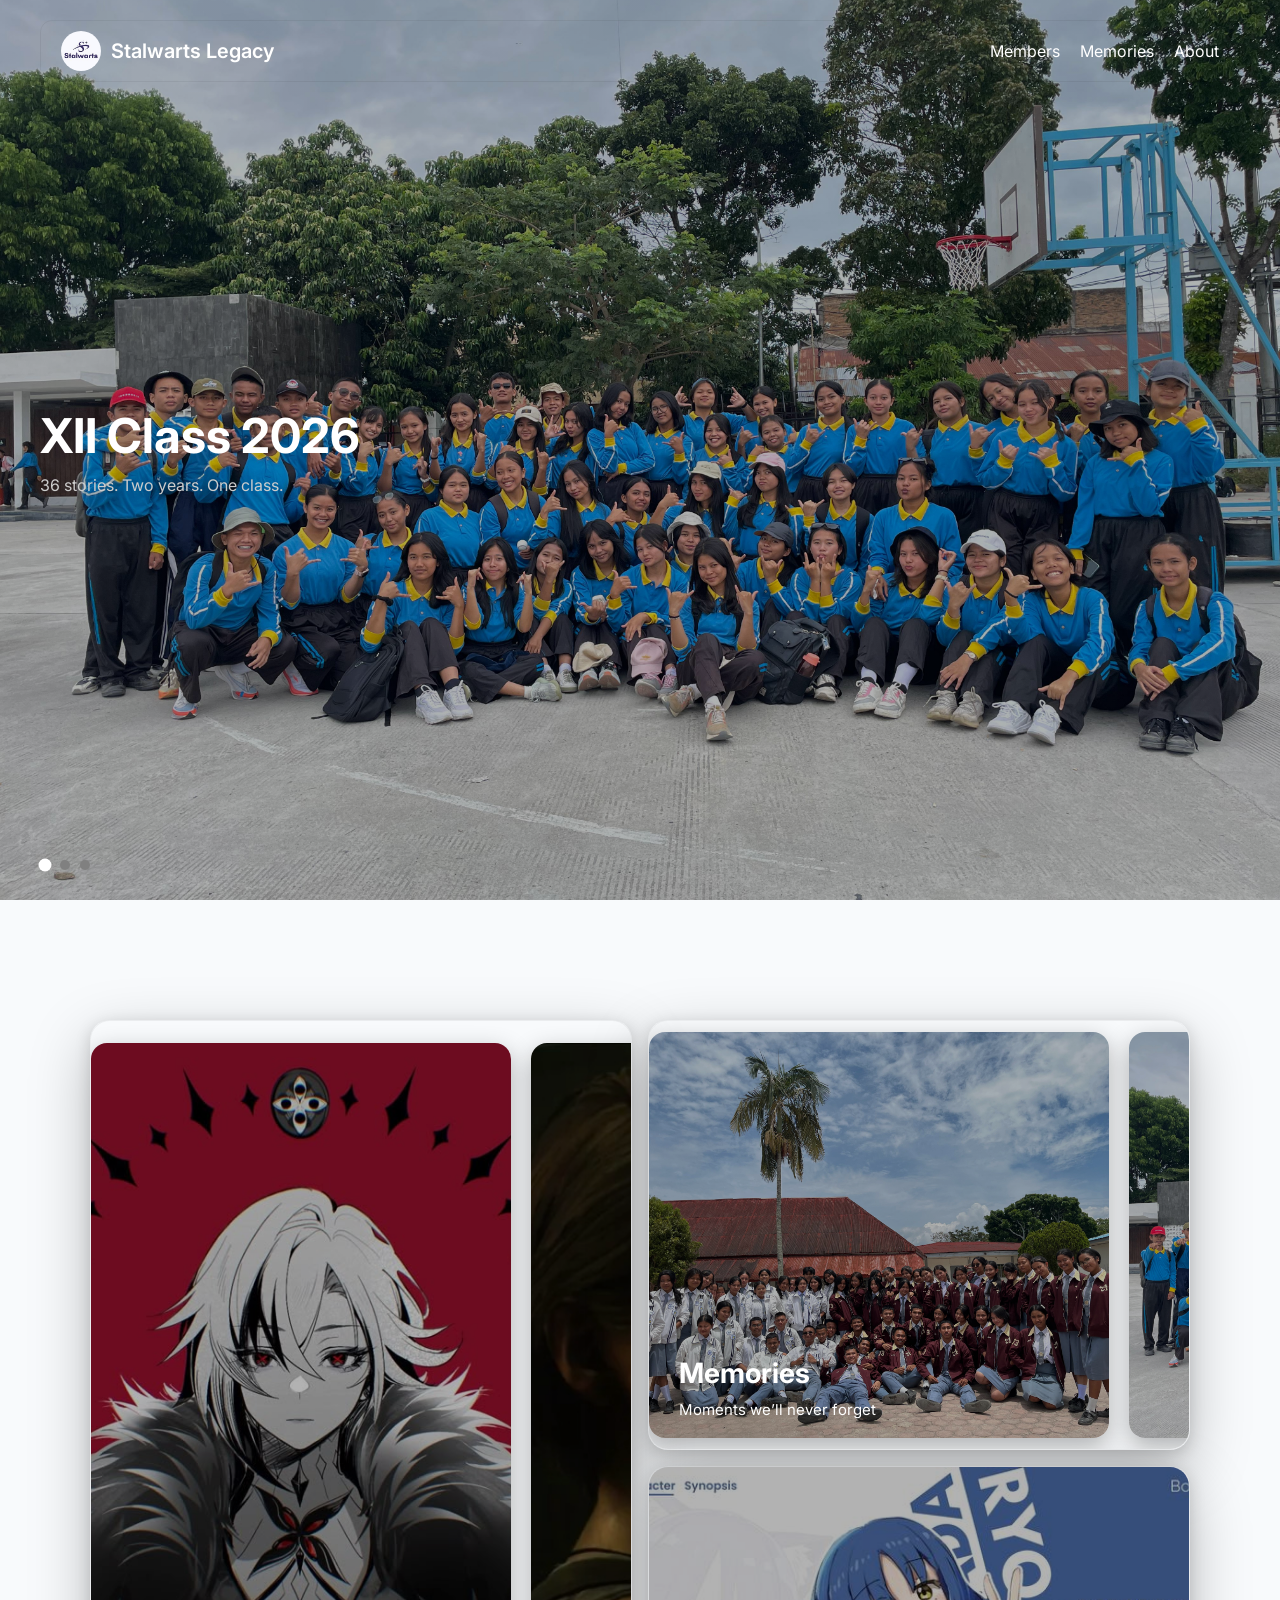
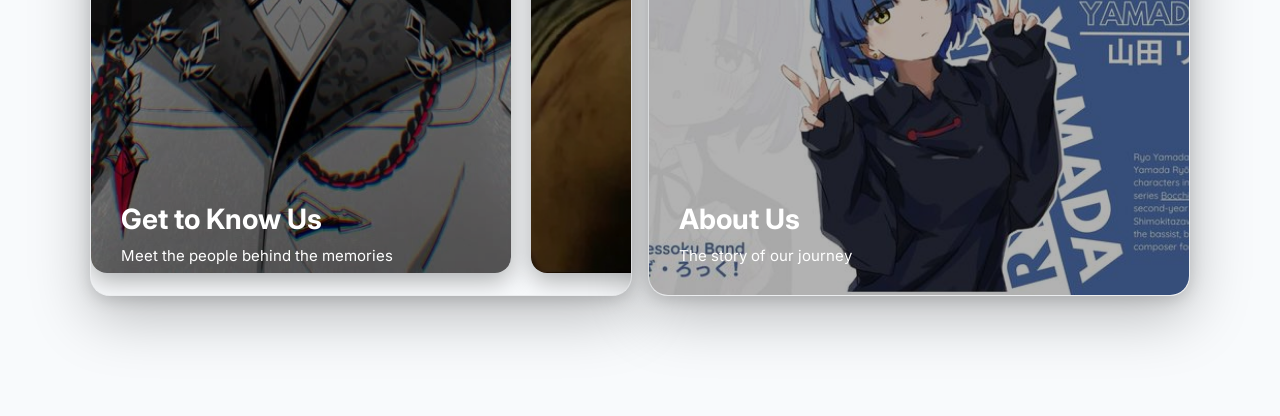
<file: index.html>
<!DOCTYPE html>
<html lang="en">
<head>
  <meta charset="UTF-8">
  <meta name="viewport" content="width=device-width, initial-scale=1.0">
  <title>Yearbook 2026</title>
  <link rel="stylesheet" href="style.css">
  <link href="https://fonts.googleapis.com/css2?family=Inter:wght@400;600;800&display=swap" rel="stylesheet">
</head>
<body>

  <!-- NAVBAR (TOP RIGHT) -->
<nav>
  <div class="logo">
    <img src="assets/images/logo.jpg" alt="logo">
    <span>Stalwarts Legacy</span>
  </div>

<ul>
  <li><a href="members.html">Members</a></li>
  <li><a href="memories.html">Memories</a></li>
  <li><a href="about.html">About</a></li>
</ul>
</nav>

  <!-- LANDING -->
  <section class="landing">

    <!-- SLIDES -->
    <div class="slides">
      <img src="assets/images/m4.jpeg" class="slide active">
      <img src="assets/images/m3.jpeg" class="slide">
      <img src="assets/images/m9.jpeg" class="slide">
    </div>

    <!-- OVERLAY CONTENT -->
    <div class="overlay">
      <h1>XII Class 2026</h1>
      <p>36 stories. Two years. One class.</p>
    </div>

    <!-- BOTTOM CONTROLS -->
    <div class="controls">
      <span class="dot active" onclick="goToSlide(0)"></span>
      <span class="dot" onclick="goToSlide(1)"></span>
      <span class="dot" onclick="goToSlide(2)"></span>
    </div>

  </section>

  

<!-- member -->
<section class="menu">
  <div class="menu-container">

    <a href="members.html" class="menu-card">

  <!-- MOVING IMAGES -->
  <div class="scroll-track">
    <img src="assets/images/members/1.jpg">
    <img src="assets/images/members/2.jpg">
    <img src="assets/images/members/3.jpg">
    <img src="assets/images/members/4.jpg">
    <img src="assets/images/members/5.jpg">
    <img src="assets/images/members/6.jpg">
    <img src="assets/images/members/1.jpg">
    <img src="assets/images/members/2.jpg">
    <img src="assets/images/members/3.jpg">
    <img src="assets/images/members/4.jpg">
    <img src="assets/images/members/5.jpg">
    <img src="assets/images/members/6.jpg">
  </div>

  <!-- TEXT -->
  <div class="menu-overlay">
    <h3>Get to Know Us</h3>
    <p>Meet the people behind the memories</p>
  </div>

</a>

<a href="memories.html" class="menu-card memories-card">

  <div class="scroll-track landscape">
    <img src="assets/images/m1.jpeg">
    <img src="assets/images/m2.jpeg">
    <img src="assets/images/m3.jpeg">
    <img src="assets/images/m4.jpeg">
    <img src="assets/images/m5.jpeg">
    <img src="assets/images/m6.jpeg">
    <img src="assets/images/m7.jpeg">
    <img src="assets/images/m8.jpeg">
    <img src="assets/images/m9.jpeg">
    <img src="assets/images/m10.jpeg">
    <img src="assets/images/m11.jpeg">
    <img src="assets/images/m12.jpeg">
    <img src="assets/images/m13.jpeg">
    <img src="assets/images/m14.jpeg">
    <img src="assets/images/m1.jpeg">
    <img src="assets/images/m2.jpeg">
    <img src="assets/images/m3.jpeg">
    <img src="assets/images/m4.jpeg">
    <img src="assets/images/m5.jpeg">
    <img src="assets/images/m6.jpeg">
    <img src="assets/images/m7.jpeg">
    <img src="assets/images/m8.jpeg">
    <img src="assets/images/m9.jpeg">
    <img src="assets/images/m10.jpeg">
    <img src="assets/images/m11.jpeg">
    <img src="assets/images/m12.jpeg">
    <img src="assets/images/m13.jpeg">
    <img src="assets/images/m14.jpeg">

  </div>
      <div class="menu-overlay">
        <h3>Memories</h3>
        <p>Moments we’ll never forget</p>
      </div>
    </a>

    <a href="about.html" class="menu-card">
      <img src="assets/images/about.jpg">
      <div class="menu-overlay">
        <h3>About Us</h3>
        <p>The story of our journey</p>
      </div>
    </a>

  </div>
</section>

  <script src="script.js"></script>
</body>
</html>
</file>
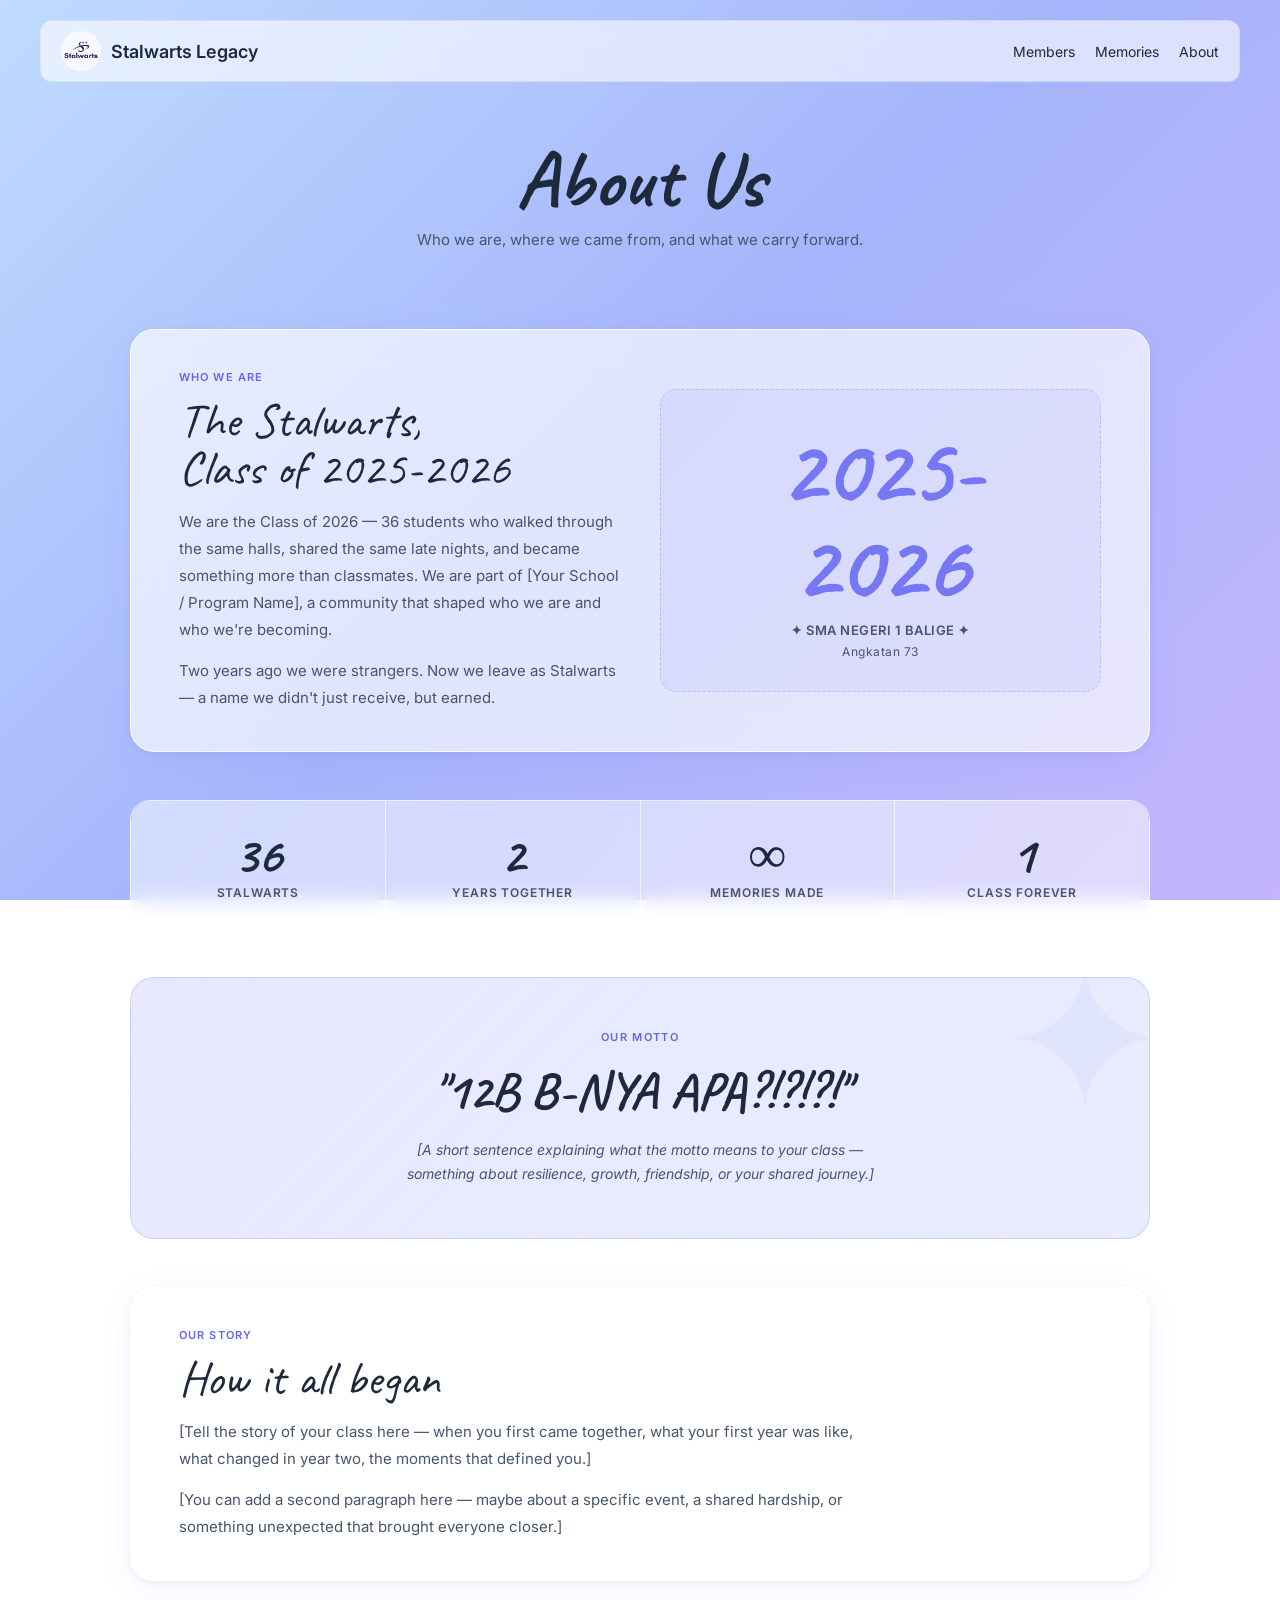
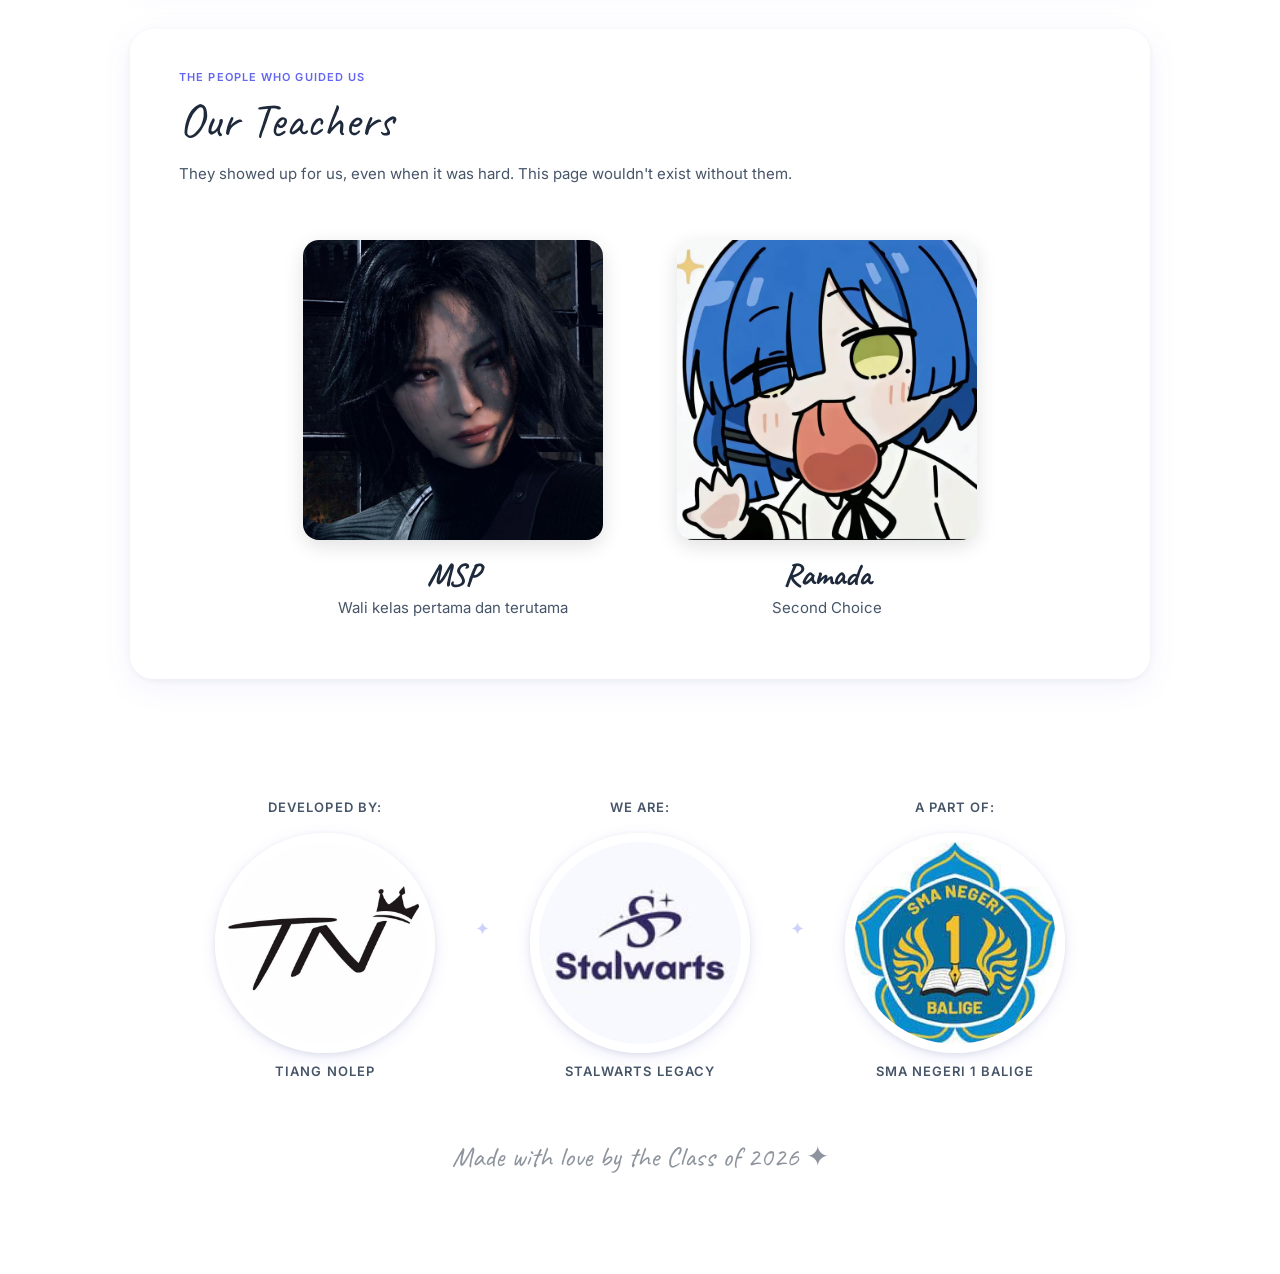
<file: about.html>
<!DOCTYPE html>
<html lang="en">
<head>
  <meta charset="UTF-8">
  <meta name="viewport" content="width=device-width, initial-scale=1.0">
  <title>About — Yearbook 2026</title>
  <link href="https://fonts.googleapis.com/css2?family=Inter:wght@400;600;800&family=Caveat:wght@500;700&display=swap" rel="stylesheet">
  <style>
    * { margin: 0; padding: 0; box-sizing: border-box; }

    :root {
      --blue-light: #bfdbfe;
      --blue-mid:   #a5b4fc;
      --blue-dark:  #6366f1;
      --ink:        #1e293b;
      --muted:      #475569;
    }

    body {
      background: linear-gradient(135deg, #bfdbfe, #a5b4fc, #c4b5fd);
      background-attachment: fixed;
      font-family: 'Inter', sans-serif;
      min-height: 100vh;
      overflow-x: hidden;
    }

    /* ── NAVBAR ─────────────────────────────── */
    nav {
      position: fixed;
      top: 20px;
      left: 40px;
      right: 40px;
      display: flex;
      justify-content: space-between;
      align-items: center;
      z-index: 100;
      background: rgba(255,255,255,0.6);
      backdrop-filter: blur(10px);
      border: 1px solid rgba(0,0,0,0.05);
      padding: 10px 20px;
      border-radius: 12px;
    }
    .logo {
      display: flex; align-items: center; gap: 10px;
      cursor: pointer; text-decoration: none;
    }
    .logo img { width: 40px; height: 40px; object-fit: contain; border-radius: 50%; }
    .logo span { font-size: 18px; font-weight: 600; color: var(--ink); }
    nav ul { display: flex; gap: 20px; list-style: none; }
    nav ul a {
      color: var(--ink); text-decoration: none; font-size: 14px;
      position: relative;
    }
    nav ul a::after {
      content: ""; position: absolute;
      width: 0%; height: 2px;
      background: var(--blue-dark);
      left: 0; bottom: -4px; transition: 0.3s;
    }
    nav ul a:hover::after { width: 100%; }

    /* ── PAGE HEADER ──────────────────────── */
    .page-header {
      padding: 140px 60px 20px;
      text-align: center;
    }
    .page-header h1 {
      font-family: 'Caveat', cursive;
      font-size: 80px;
      color: var(--ink);
      line-height: 1;
    }
    .page-header p {
      margin-top: 10px;
      color: var(--muted);
      font-size: 15px;
    }

    /* ── CONTENT WRAPPER ────────────────────── */
    .content {
      max-width: 1100px;
      margin: 60px auto 120px;
      padding: 0 40px;
      display: flex;
      flex-direction: column;
      gap: 48px;
    }

    /* ── GLASS CARD ─────────────────────────── */
    .glass-card {
      background: rgba(255,255,255,0.65);
      backdrop-filter: blur(16px);
      border: 1px solid rgba(255,255,255,0.8);
      border-radius: 24px;
      padding: 40px 48px;
      box-shadow: 0 8px 32px rgba(99,102,241,0.08), 0 2px 8px rgba(0,0,0,0.06);
    }

    .section-label {
      font-size: 11px;
      font-weight: 600;
      letter-spacing: 0.1em;
      text-transform: uppercase;
      color: var(--blue-dark);
      margin-bottom: 12px;
    }

    .section-title {
      font-family: 'Caveat', cursive;
      font-size: 48px;
      color: var(--ink);
      line-height: 1;
      margin-bottom: 16px;
    }

    .section-body {
      font-size: 15px;
      color: var(--muted);
      line-height: 1.8;
      max-width: 680px;
    }

    /* ── IDENTITY CARD (two-column) ─────────── */
    .identity {
      display: grid;
      grid-template-columns: 1fr 1fr;
      gap: 40px;
      align-items: center;
    }

    .identity-visual {
      background: rgba(99,102,241,0.08);
      border-radius: 16px;
      padding: 32px;
      text-align: center;
      border: 1px dashed rgba(99,102,241,0.25);
    }

    .identity-year {
      font-family: 'Caveat', cursive;
      font-size: 96px;
      font-weight: 700;
      color: var(--blue-dark);
      line-height: 1;
      opacity: 0.85;
    }

    .identity-school {
      font-size: 13px;
      font-weight: 600;
      color: var(--muted);
      margin-top: 8px;
      letter-spacing: 0.04em;
    }

    /* ── STAT STRIP ─────────────────────────── */
    .stat-strip {
      display: flex;
      gap: 0;
      border-radius: 20px;
      overflow: hidden;
      border: 1px solid rgba(255,255,255,0.8);
    }

    .stat-item {
      flex: 1;
      padding: 28px 20px;
      text-align: center;
      background: rgba(255,255,255,0.5);
      backdrop-filter: blur(10px);
      border-right: 1px solid rgba(255,255,255,0.6);
    }
    .stat-item:last-child { border-right: none; }

    .stat-number {
      font-family: 'Caveat', cursive;
      font-size: 52px;
      font-weight: 700;
      color: var(--ink);
      line-height: 1;
    }

    .stat-number span {
      color: var(--blue-dark);
    }

    .stat-desc {
      font-size: 12px;
      font-weight: 600;
      text-transform: uppercase;
      letter-spacing: 0.07em;
      color: var(--muted);
      margin-top: 4px;
    }

    /* ── PILLARS / VALUES ───────────────────── */
    .pillars {
      display: grid;
      grid-template-columns: repeat(3, 1fr);
      gap: 20px;
      margin-top: 28px;
    }

    .pillar {
      background: rgba(255,255,255,0.55);
      border-radius: 16px;
      padding: 24px 20px;
      border: 1px solid rgba(255,255,255,0.8);
      text-align: center;
      transition: transform 0.25s ease, box-shadow 0.25s ease;
    }

    .pillar:hover {
      transform: translateY(-6px);
      box-shadow: 0 16px 40px rgba(99,102,241,0.12);
    }

    .pillar-icon {
      font-size: 32px;
      margin-bottom: 12px;
      display: block;
    }

    .pillar-title {
      font-family: 'Caveat', cursive;
      font-size: 26px;
      font-weight: 700;
      color: var(--ink);
      margin-bottom: 6px;
    }

    .pillar-text {
      font-size: 13px;
      color: var(--muted);
      line-height: 1.6;
    }

    /* ── MOTTO BANNER ───────────────────────── */
    .motto-card {
      background: linear-gradient(135deg, rgba(99,102,241,0.15), rgba(165,180,252,0.25));
      backdrop-filter: blur(16px);
      border: 1px solid rgba(99,102,241,0.2);
      border-radius: 24px;
      padding: 52px 60px;
      text-align: center;
      position: relative;
      overflow: hidden;
    }

    .motto-card::before {
      content: "✦";
      position: absolute;
      font-size: 200px;
      color: rgba(99,102,241,0.05);
      top: -40px; right: -20px;
      line-height: 1;
      pointer-events: none;
    }

    .motto-label {
      font-size: 11px;
      font-weight: 600;
      letter-spacing: 0.12em;
      text-transform: uppercase;
      color: var(--blue-dark);
      margin-bottom: 16px;
    }

    .motto-text {
      font-family: 'Caveat', cursive;
      font-size: 52px;
      font-weight: 700;
      color: var(--ink);
      line-height: 1.2;
    }

    .motto-sub {
      margin-top: 16px;
      font-size: 14px;
      color: var(--muted);
      font-style: italic;
      max-width: 500px;
      margin-left: auto;
      margin-right: auto;
      line-height: 1.7;
    }

    /* ── STAFF ROW ──────────────────────────── */
    .staff-row {
      display: flex;
      gap: 24px;
      flex-wrap: wrap;
      margin-top: 28px;
      justify-content: center;
    }

    .staff-card {
      display: flex;
      flex-direction: column;
      align-items: center;
      background: rgba(255,255,255,0.55);
      border: 1px solid rgba(255,255,255,0.8);
      border-radius: 20px;
      padding: 24px 28px 20px;
      width: 350px;
      transition: transform 0.25s ease, box-shadow 0.25s ease;
    }

    .staff-card:hover {
      transform: translateY(-6px);
      box-shadow: 0 16px 40px rgba(99,102,241,0.12);
    }

    .staff-photo {
      width: 300px;
      height: 300px;
      border-radius: 16px;
      object-fit: cover;
      background: #cbd5e1;
      flex-shrink: 0;
      box-shadow: 0 6px 20px rgba(0,0,0,0.12);
      margin-bottom: 14px;
    }

    .staff-name {
      font-family: 'Caveat', cursive;
      font-size: 32px;
      font-weight: 700;
      color: var(--ink);
      text-align: center;
    }

    .staff-role {
      font-size: 15px;
      color: var(--muted);
      margin-top: 3px;
      text-align: center;
    }

    /* ── FOOTER NOTE ────────────────────────── */
    .end-note {
      text-align: center;
      padding: 0 0 100px;
      font-family: 'Caveat', cursive;
      font-size: 28px;
      color: rgba(30,41,59,0.5);
    }

    /* ── FADE-IN ANIMATION ──────────────────── */
    .fade-in {
      opacity: 0;
      transform: translateY(24px);
      transition: opacity 0.6s ease, transform 0.6s ease;
    }
    .fade-in.visible {
      opacity: 1;
      transform: translateY(0);
    }

    /* ── RESPONSIVE ───────────────────────────── */
    @media (max-width: 768px) {
      nav {
        top: 12px;
        left: 12px;
        right: 12px;
        padding: 8px 14px;
      }

      .logo img  { width: 30px; height: 30px; }
      .logo span { font-size: 14px; }
      nav ul     { gap: 12px; }
      nav ul a   { font-size: 13px; }

      .page-header     { padding: 90px 20px 20px; }
      .page-header h1  { font-size: 52px; }
      .page-header p   { font-size: 14px; }

      .content {
        padding: 0 16px;
        margin: 40px auto 80px;
        gap: 32px;
      }

      .glass-card { padding: 24px 20px; }

      .section-title { font-size: 38px; }

      .identity { grid-template-columns: 1fr; gap: 24px; }

      .identity-year { font-size: 72px; }

      .stat-strip { flex-direction: column; border-radius: 16px; }
      .stat-item  {
        border-right: none;
        border-bottom: 1px solid rgba(255,255,255,0.6);
        padding: 20px 16px;
      }
      .stat-item:last-child { border-bottom: none; }
      .stat-number { font-size: 40px; }

      .pillars                    { grid-template-columns: 1fr 1fr; gap: 12px; margin-top: 20px; }
      .pillar                     { padding: 18px 14px; }
      .pillar-icon                { font-size: 26px; }
      .pillar-title               { font-size: 22px; }

      .motto-card  { padding: 32px 24px; }
      .motto-text  { font-size: 36px; }
      .motto-sub   { font-size: 13px; }

      /* Staff — stack vertically, photos fill card width */
      .staff-row  { gap: 16px; }
      .staff-card {
        width: 100%;
        max-width: 340px;
        padding: 18px 18px 14px;
      }
      .staff-photo {
        width: 100%;
        height: auto;
        aspect-ratio: 1 / 1;
      }
      .staff-name { font-size: 26px; }
      .staff-role { font-size: 14px; }

      /* Logo trio — wrap + shrink images */
      .logo-trio  {
        flex-wrap: wrap;
        gap: 24px;
        padding: 0 16px 48px;
      }
      .logo-item img  { width: 150px; height: 150px; }
      .logo-divider   { display: none; }

      .end-note { font-size: 22px; padding-bottom: 60px; }
    }

    @media (max-width: 430px) {
      .logo span { display: none; }
      nav ul     { gap: 8px; }
      nav ul a   { font-size: 12px; }

      .page-header h1 { font-size: 42px; }

      .pillars  { grid-template-columns: 1fr; }

      .motto-text { font-size: 30px; }

      .logo-item img { width: 110px; height: 110px; }
    }
    /* ── LOGO TRIO ──────────────────────────── */
    .logo-trio {
      display: flex;
      align-items: center;
      justify-content: center;
      gap: 40px;
      padding: 0 40px 60px;
    }

    .logo-item {
      display: flex;
      flex-direction: column;
      align-items: center;
      gap: 10px;
    }

    .logo-item img {
      width: 220px;
      height: 220px;
      object-fit: contain;
      border-radius: 50%;
      background: rgba(255,255,255,0.7);
      padding: 8px;
      box-shadow: 0 4px 16px rgba(99,102,241,0.12), 0 2px 6px rgba(0,0,0,0.08);
      border: 1px solid rgba(255,255,255,0.9);
      transition: transform 0.25s ease, box-shadow 0.25s ease;
    }

    .logo-item img:hover {
      transform: translateY(-4px);
      box-shadow: 0 12px 32px rgba(99,102,241,0.18), 0 4px 12px rgba(0,0,0,0.1);
    }

    .logo-caption {
      font-size: 13px;
      font-weight: 600;
      letter-spacing: 0.08em;
      text-transform: uppercase;
      color: var(--muted);
      margin-bottom: 8px;
      min-height: 16px;
    }

    .logo-label {
      font-size: 13px;
      font-weight: 600;
      letter-spacing: 0.08em;
      text-transform: uppercase;
      color: var(--muted);
    }

    .logo-divider {
      font-size: 18px;
      color: rgba(99,102,241,0.3);
      margin-bottom: 20px;
    }

  </style>
</head>
<body>

  <!-- NAVBAR -->
  <nav>
    <a href="index.html" class="logo">
      <img src="assets/images/logo.jpg" alt="logo">
      <span>Stalwarts Legacy</span>
    </a>
    <ul>
      <li><a href="members.html">Members</a></li>
      <li><a href="memories.html">Memories</a></li>
      <li><a href="about.html">About</a></li>
    </ul>
  </nav>

  <!-- HEADER -->
  <div class="page-header">
    <h1>About Us</h1>
    <p id="heroSubtitle"></p>
  </div>

  <div class="content" id="content"></div>

  <div class="logo-trio" id="logoTrio"></div>
  <div class="end-note" id="endNote"></div>

  <script src="about-data.js"></script>
  <script>
    const d = aboutData;

    // ── Hero subtitle
    document.getElementById('heroSubtitle').textContent = d.subtitle;

    // ── End note
    document.getElementById('endNote').textContent = d.endNote;

    const content = document.getElementById('content');

    // ── ① WHO WE ARE
    content.innerHTML += `
      <div class="glass-card fade-in">
        <div class="identity">
          <div>
            <div class="section-label">Who We Are</div>
            <div class="section-title">The Stalwarts,<br>Class of ${d.identity.year}</div>
            ${d.identity.paragraphs.map((p, i) =>
              `<p class="section-body" ${i > 0 ? 'style="margin-top:14px"' : ''}>${p}</p>`
            ).join('')}
          </div>
          <div class="identity-visual">
            <div class="identity-year">${d.identity.year}</div>
            <div class="identity-school">✦ ${d.identity.schoolName} ✦</div>
            <div class="identity-school" style="margin-top:6px;font-weight:400;font-size:12px">${d.identity.department}</div>
          </div>
        </div>
      </div>`;

    // ── ② STATS
    content.innerHTML += `
      <div class="stat-strip fade-in">
        ${d.stats.map(s => `
          <div class="stat-item">
            <div class="stat-number">${s.number}</div>
            <div class="stat-desc">${s.label}</div>
          </div>`).join('')}
      </div>`;

    // ── ③ MOTTO
    content.innerHTML += `
      <div class="motto-card fade-in">
        <div class="motto-label">Our Motto</div>
        <div class="motto-text">"${d.motto.text}"</div>
        <p class="motto-sub">${d.motto.caption}</p>
      </div>`;

    // ── ④ OUR STORY
    content.innerHTML += `
      <div class="glass-card fade-in">
        <div class="section-label">Our Story</div>
        <div class="section-title">How it all began</div>
        ${d.story.paragraphs.map((p, i) =>
          `<p class="section-body" ${i > 0 ? 'style="margin-top:14px"' : ''}>${p}</p>`
        ).join('')}
      </div>`;

    // ── ⑤ TEACHERS
    content.innerHTML += `
      <div class="glass-card fade-in">
        <div class="section-label">The People Who Guided Us</div>
        <div class="section-title">Our Teachers</div>
        <p class="section-body">They showed up for us, even when it was hard. This page wouldn't exist without them.</p>
        <div class="staff-row">
          ${d.teachers.map(t => `
            <div class="staff-card">
              <img class="staff-photo" src="${t.photo}" alt="${t.name}">
              <div>
                <div class="staff-name">${t.name}</div>
                <div class="staff-role">${t.role}</div>
              </div>
            </div>`).join('')}
        </div>
      </div>`;

    // ── LOGOS
    const logoTrio = document.getElementById('logoTrio');
    logoTrio.innerHTML = d.logos.map((logo, i) => `
      ${i > 0 ? '<div class="logo-divider">✦</div>' : ''}
      <div class="logo-item">
        <div class="logo-caption">${logo.caption}</div>
        <img src="${logo.src}" alt="${logo.label}">
        <div class="logo-label">${logo.label}</div>
      </div>`).join('');

    // ── Fade-in on scroll
    const observer = new IntersectionObserver((entries) => {
      entries.forEach(entry => {
        if (entry.isIntersecting) entry.target.classList.add('visible');
      });
    }, { threshold: 0.12 });

    document.querySelectorAll('.fade-in').forEach(el => observer.observe(el));
  </script>

</body>
</html>
</file>
<file: style.css>
* {
  margin: 0;
  padding: 0;
  box-sizing: border-box;
  font-family: 'Inter', sans-serif;
}

body {
  background: #f8fafc;
  color: white;
}

:root {
  --primary: #3b82f6;
}

/* NAVBAR */
nav {
  position: absolute;
  top: 20px;
  left: 40px;
  right: 40px;
  display: flex;
  justify-content: space-between;
  align-items: center;
  z-index: 10;
  border: 1px solid rgba(0,0,0,0.05);
  padding: 10px 20px;
  border-radius: 12px;
}

/* LOGO SECTION */
.logo {
  display: flex;
  align-items: center;
  gap: 10px;
  cursor: pointer;
  transition: 0.3s;
}

.logo img {
  width: 40px;
  height: 40px;
  object-fit: contain;
  border-radius: 50%;
}

.logo span {
  font-size: 20px;
  font-weight: 600;
}

.logo:hover {
  opacity: 0.8;
}

nav ul {
  display: flex;
  gap: 20px;
  list-style: none;
}

/* LANDING */
.landing {
  height: 100vh;
  position: relative;
  overflow: hidden;
}

/* SLIDES */
.slides {
  position: absolute;
  width: 100%;
  height: 100%;
}

.slide {
  position: absolute;
  width: 100%;
  height: 100%;
  object-fit: cover;
  opacity: 0;
  transition: opacity 1s ease;
}

.slide.active {
  opacity: 1;
}

/* DARK OVERLAY */
.landing::after {
  content: "";
  position: absolute;
  width: 100%;
  height: 100%;
  background: linear-gradient(
  to right,
  rgba(0,0,0,0.3),
  rgba(0,0,0,0.3)
);
}

/* TEXT */
.overlay h1 {
  font-size: 48px;
}

.overlay p {
  margin-top: 10px;
  color: #ccc;
}

/* DOT CONTROLS */
.controls {
  position: absolute;
  bottom: 30px;
  left: 40px;
  display: flex;
  gap: 10px;
  z-index: 2;
}

.dot {
  width: 10px;
  height: 10px;
  background: gray;
  border-radius: 50%;
  cursor: pointer;
  transition: 0.3s;
}

.dot:hover {
  transform: scale(1.3);
}

.dot.active {
  background: white;
  transform: scale(1.3);
}

.overlay {
  position: absolute;
  z-index: 2;
  top: 50%;
  left: 40px;
  transform: translateY(-50%);
  opacity: 0;
  animation: fadeUp 1s ease forwards;
}

@keyframes fadeUp {
  from {
    opacity: 0;
    transform: translateY(-30%);
  }
  to {
    opacity: 1;
    transform: translateY(-50%);
  }
}

nav li {
  cursor: pointer;
  position: relative;
  color: #ffffff;
}

nav li::after {
  content: "";
  position: absolute;
  width: 0%;
  height: 2px;
  background: white;
  left: 0;
  bottom: -5px;
  transition: 0.3s;
}

nav li:hover::after {
  width: 100%;
  background: var(--primary);
}

.menu {
  padding: 120px 60px;
  display: flex;
  justify-content: center;
  background: linear-gradient(135deg, #bfdbfe, #a5b4fc, #c4b5fd);
  background-attachment: fixed;
}

.menu-container {
  max-width: 1100px;
  margin: auto;
  display: grid;
  grid-template-columns: 1fr 1fr;
  grid-template-rows: calc(50vh - 20px) calc(50vh - 20px);
  gap: 16px;
}

.menu-card:first-child {
  grid-row: 1 / 3;
}

/* CARD */
.menu-card {
  background: transparent;
  border: 1px solid rgba(0,0,0,0.05);
  box-shadow: 0 20px 60px rgba(0,0,0,0.25), 0 4px 16px rgba(0,0,0,0.15);
  position: relative;
  height: 100%;
  border-radius: 20px;
  overflow: hidden;
}

.menu-card h3 {
  margin-bottom: 10px;
}

.menu-card p {
  color: #94a3b8;
  font-size: 14px;
}

.menu-card::after {
  content: "";
  position: absolute;
  width: 100%;
  height: 100%;
  background: linear-gradient(
    to top,
    rgba(0,0,0,0.75),
    rgba(0,0,0,0.2),
    transparent
  );
}

/* HOVER EFFECT */
.menu-card:hover {
  transform: translateY(-8px);
  color: white;
  box-shadow: 0 32px 80px rgba(0,0,0,0.35), 0 8px 24px rgba(0,0,0,0.2);
}

.menu-card:hover img {
  transform: scale(1.05);
}

.menu-card:hover::after {
  background: rgba(0,0,0,0.3);
}

.menu-card:hover .scroll-track img {
  transform: scale(1.02);
  filter: brightness(0.9);
}

.menu-card img {
  width: 100%;
  height: 100%;
  object-fit: cover;
  transition: 0.5s;
  filter: brightness(0.7);
}

/* DARK OVERLAY */
.menu-overlay {
  position: absolute;
  bottom: 30px;
  left: 30px;
  z-index: 2;
}

.menu-overlay h3 {
  font-size: 28px;
}

.menu-overlay p {
  color: #ffffff;
  font-size: 15px;
}

/* TRACK CONTAINER */
.scroll-track {
  display: flex;
  width: max-content;
  align-items: center;
  height: 100%;
  animation: scrollLeft 60s linear infinite;
}

/* IMAGES */
.scroll-track img {
  height: 95%;
  aspect-ratio: unset;
  width: 420px;
  object-fit: cover;
  border-radius: 16px;
  flex-shrink: 0;
  box-shadow: 0 8px 25px rgba(0,0,0,0.3);
  transition: 0.3s;
  margin-right: 20px;
}

/* LANDSCAPE VERSION */
.scroll-track.landscape img {
  aspect-ratio: unset;
  width: 460px;
  margin-right: 20px;
  height: 95%;
}

/* ANIMATION */
@keyframes scrollLeft {
  from { transform: translateX(0); }
  to   { transform: translateX(-50%); }
}

.menu-card:link,
.menu-card:visited {
  color: white;
  text-decoration: none;
}

.menu-card {
  display: block;
}

nav ul a {
  color: white;
  text-decoration: none;
}

/* ─────────────────────────────────────────────
   MOBILE  (≤ 768px)
───────────────────────────────────────────── */
@media (max-width: 768px) {

  /* NAVBAR */
  nav {
    top: 12px;
    left: 12px;
    right: 12px;
    padding: 8px 14px;
    background: rgba(0,0,0,0.45);
    backdrop-filter: blur(10px);
    border-color: rgba(255,255,255,0.15);
  }

  .logo span {
    font-size: 14px;
  }

  .logo img {
    width: 30px;
    height: 30px;
  }

  nav ul {
    gap: 14px;
  }

  nav ul a,
  nav li {
    font-size: 13px;
  }

  /* LANDING TEXT */
  .overlay {
    left: 20px;
    right: 20px;
  }

  .overlay h1 {
    font-size: 32px;
    line-height: 1.1;
  }

  .overlay p {
    font-size: 14px;
  }

  .controls {
    left: 20px;
    bottom: 24px;
  }

  /* MENU SECTION — single column stack */
  .menu {
    padding: 60px 16px 60px;
  }

  .menu-container {
    grid-template-columns: 1fr;
    grid-template-rows: 56vw 56vw 56vw;
    gap: 14px;
    width: 100%;
  }

  /* Reset the tall spanning on mobile */
  .menu-card:first-child {
    grid-row: auto;
  }

  .menu-overlay {
    bottom: 20px;
    left: 20px;
  }

  .menu-overlay h3 {
    font-size: 20px;
  }

  .menu-overlay p {
    font-size: 13px;
  }

  /* Faster scroll animation so it doesn't feel sluggish on narrower cards */
  .scroll-track {
    animation-duration: 30s;
  }

  .scroll-track img {
    width: 200px;
    border-radius: 10px;
    margin-right: 12px;
  }

  .scroll-track.landscape img {
    width: 220px;
  }
}

/* ─────────────────────────────────────────────
   SMALL PHONES  (≤ 430px)
───────────────────────────────────────────── */
@media (max-width: 430px) {
  .overlay h1 {
    font-size: 26px;
  }

  nav ul {
    gap: 10px;
  }

  nav ul a,
  nav li {
    font-size: 12px;
  }

  .logo span {
    display: none; /* just show logo icon on very small screens */
  }

  .menu-container {
    grid-template-rows: 60vw 60vw 60vw;
  }
}
</file>
